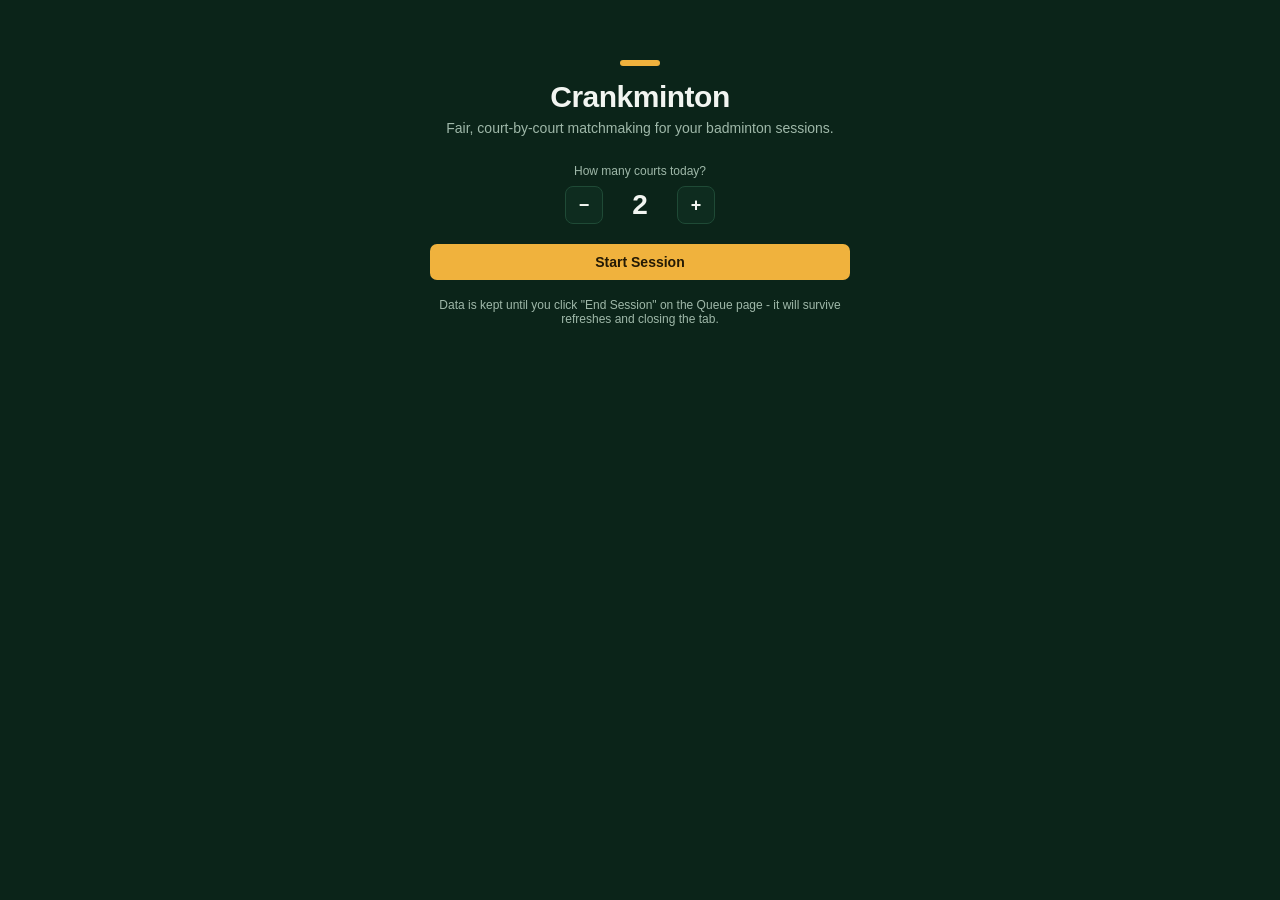
<file: index.html>
<!DOCTYPE html>
<html lang="en">

<head>
  <meta charset="UTF-8" />
  <meta name="viewport" content="width=device-width, initial-scale=1.0" />
  <title>Crankminton</title>
  <link rel="stylesheet" href="style.css" />
</head>

<body>
  <div class="page">
    <div class="wrap start-screen">
      <div class="start-card" id="startCard"><!-- filled by index.js --></div>
    </div>
  </div>
  <script src="js/state.js"></script>
  <script src="js/index.js"></script>
</body>
</html>
</file>
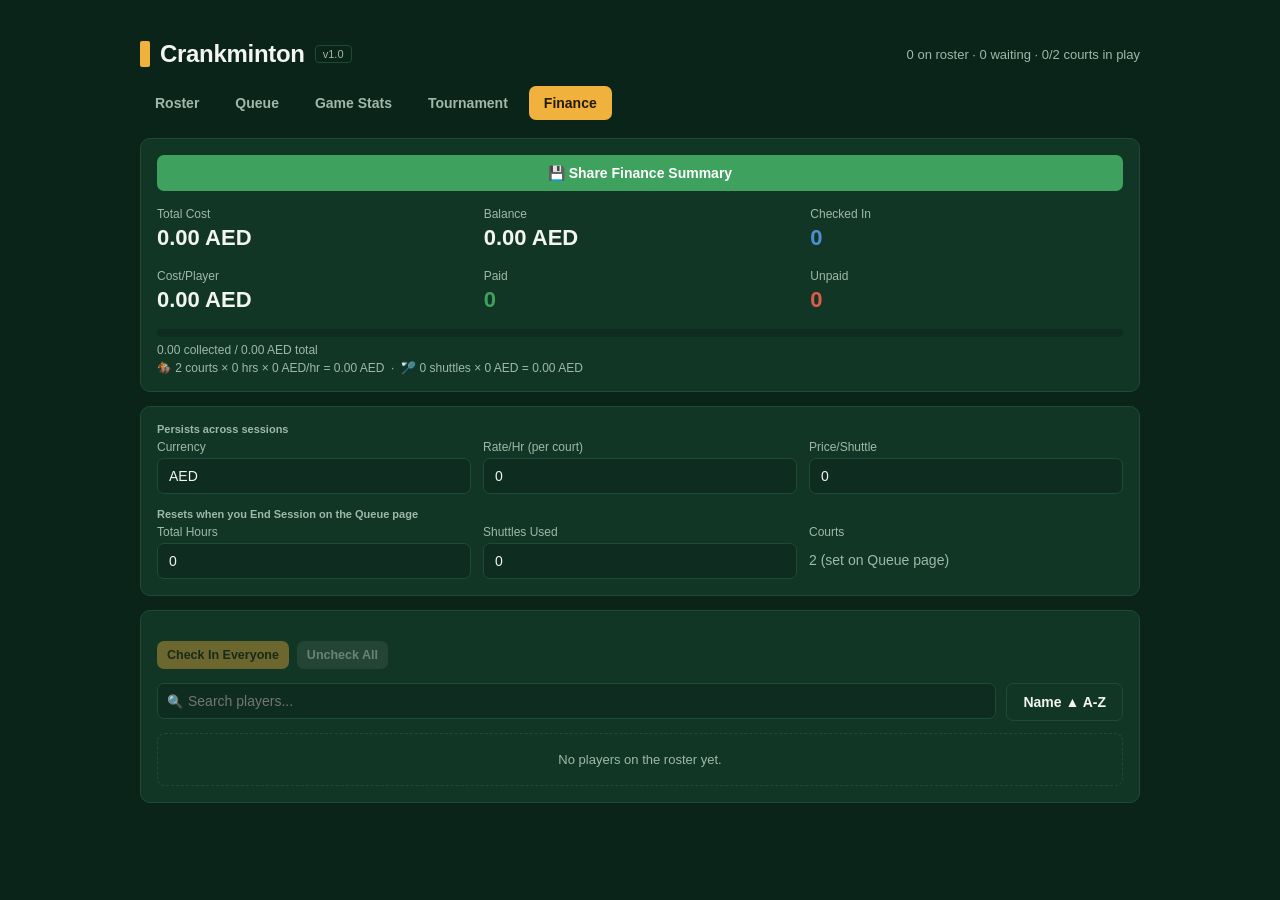
<file: finance.html>
<!doctype html>
<html lang="en">

  <head>
    <meta charset="UTF-8" />
    <meta name="viewport" content="width=device-width, initial-scale=1.0" />
    <title>Crankminton — Finance</title>
    <link rel="stylesheet" href="style.css" />
  </head>
  
  <body>
    <div class="page">
      <div class="wrap" id="app"><!-- filled by finance.js --></div>
    </div>
    <script src="js/state.js"></script>
    <script src="js/finance.js"></script>
  </body>
</html>
</file>
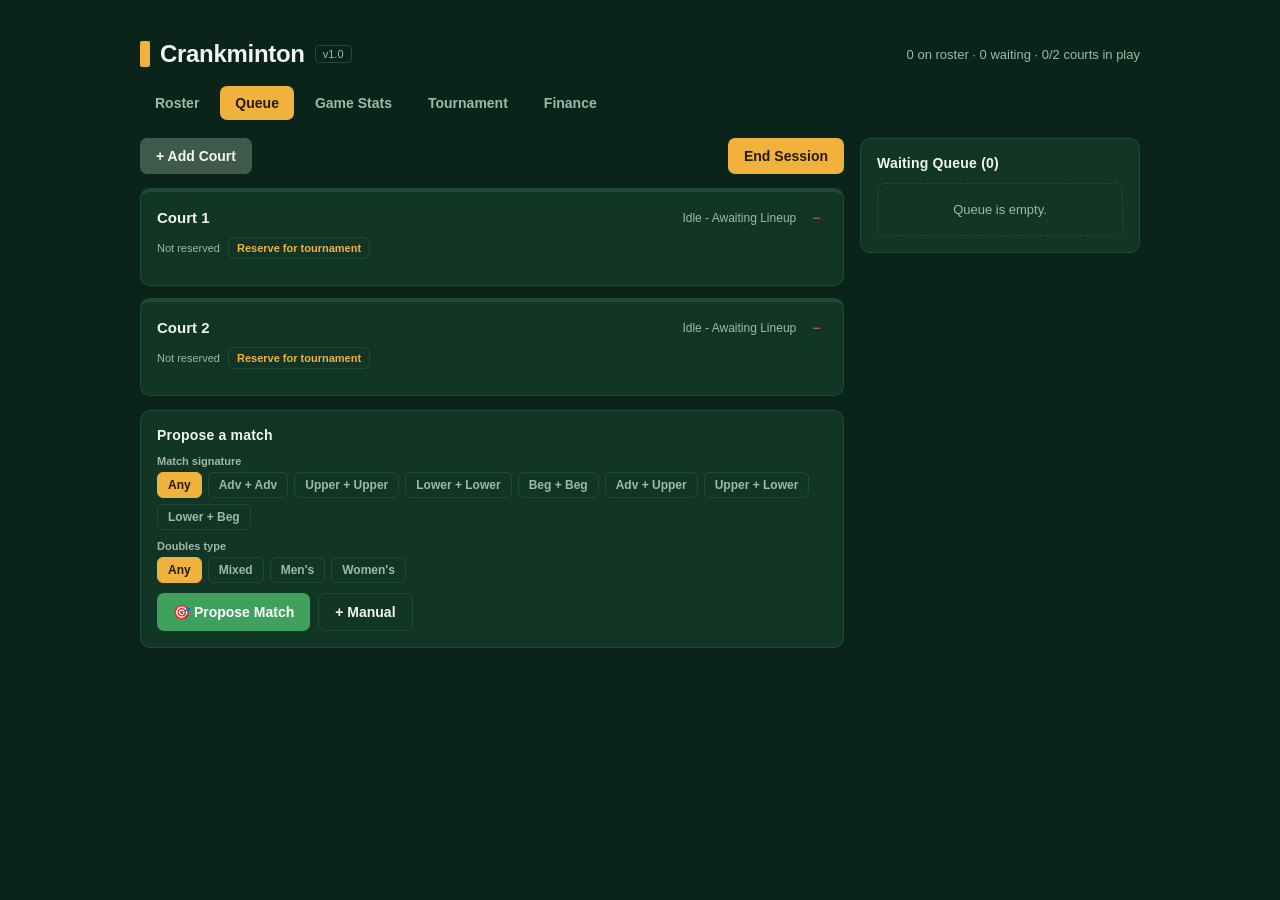
<file: queue.html>
<!doctype html>
<html lang="en">

  <head>
    <meta charset="UTF-8" />
    <meta name="viewport" content="width=device-width, initial-scale=1.0" />
    <title>Crankminton — Queue</title>
    <link rel="stylesheet" href="style.css" />
  </head>
  
  <body>
    <div class="page">
      <div class="wrap" id="app"><!-- filled by queue.js --></div>
    </div>
    <script src="js/state.js"></script>
    <script src="js/queue.js"></script>
  </body>
</html>
</file>
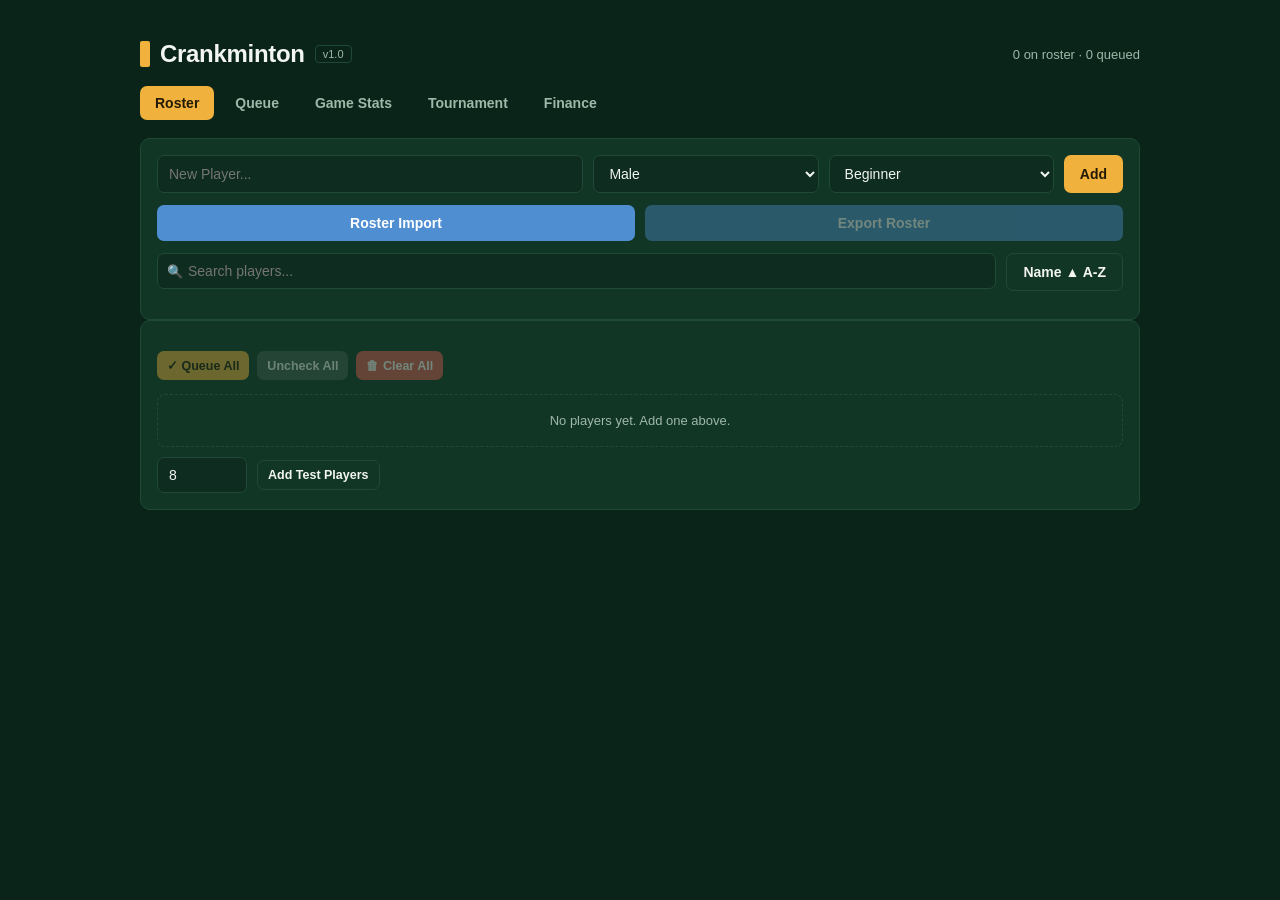
<file: roster.html>
<!doctype html>
<html lang="en">

  <head>
    <meta charset="UTF-8" />
    <meta name="viewport" content="width=device-width, initial-scale=1.0" />
    <title>Crankminton — Roster</title>
    <link rel="stylesheet" href="style.css" />
  </head>

  <body>
    <div class="page">
      <div class="wrap" id="app"><!-- filled by roster.js --></div>
    </div>
    <script src="js/state.js"></script>
    <script src="js/roster.js"></script>
  </body>
</html>
</file>
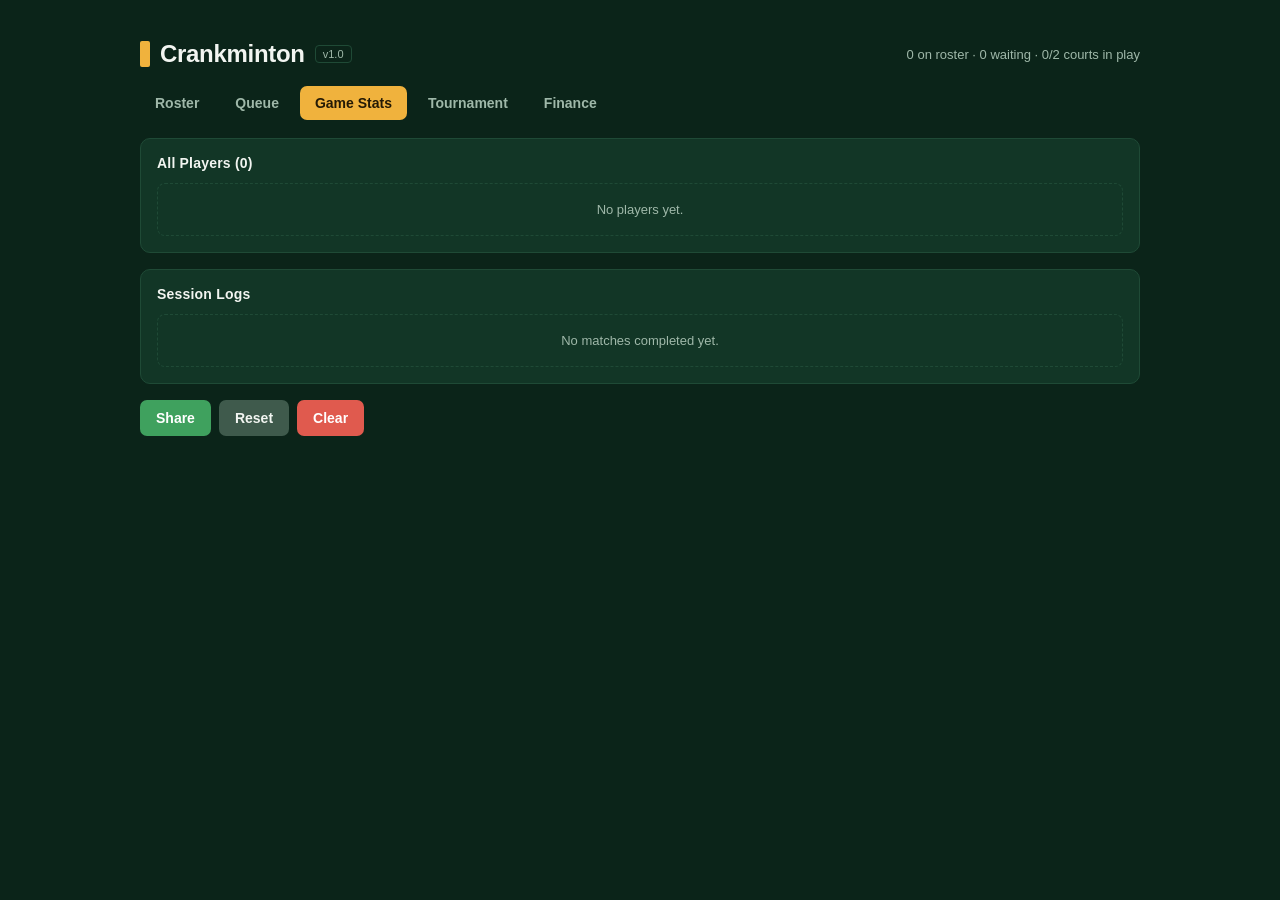
<file: stats.html>
<!doctype html>
<html lang="en">

  <head>
    <meta charset="UTF-8" />
    <meta name="viewport" content="width=device-width, initial-scale=1.0" />
    <title>Crankminton — Game Stats</title>
    <link rel="stylesheet" href="style.css" />
  </head>

  <body>
    <div class="page">
      <div class="wrap" id="app"><!-- filled by stats.js --></div>
    </div>
    <script src="js/state.js"></script>
    <script src="js/stats.js"></script>
  </body>
</html>
</file>
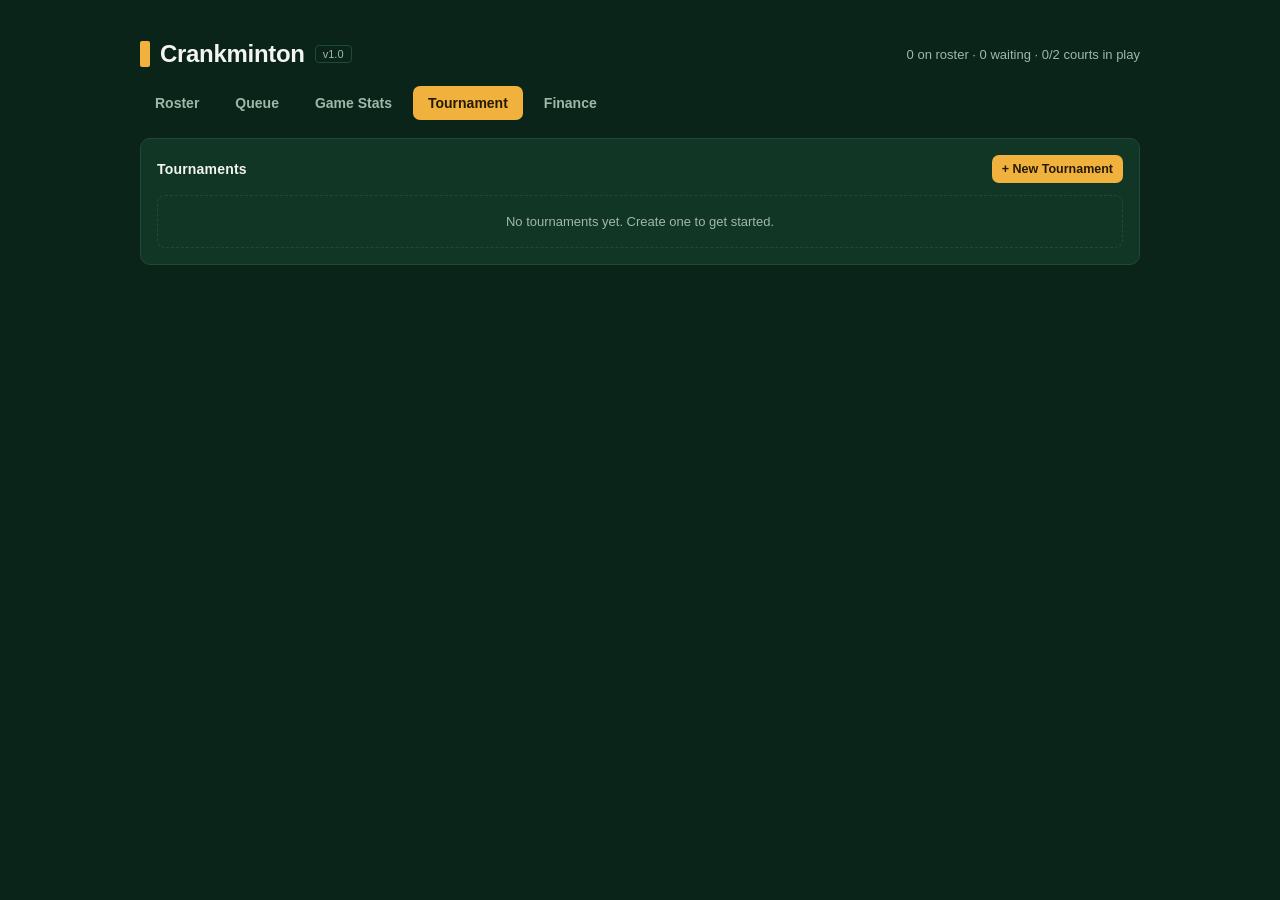
<file: tournament.html>
<!doctype html>
<html lang="en">
  <head>
    <meta charset="UTF-8" />
    <meta name="viewport" content="width=device-width, initial-scale=1.0" />
    <title>Crankminton — Tournament</title>
    <link rel="stylesheet" href="style.css" />
  </head>
  <body>
    <div class="page">
      <div class="wrap" id="app"><!-- filled by tournament.js --></div>
    </div>
    <script src="js/state.js"></script>
    <script src="js/tournament.js"></script>
  </body>
</html>
</file>
<file: style.css>
:root {
  --bg: #0b2419;
  --panel: #123626;
  --panel-alt: #0e2c1f;
  --line: #1f4a36;
  --ink: #f2f5f1;
  --ink-soft: #9fb8a9;
  --amber: #f0b23d;
  --amber-text: #241a05;
  --blue: #4f8fd1;
  --green: #3fa15e;
  --red: #e05a4e;
  --gray: #3f5a4c;
}

* {
  box-sizing: border-box;
}

body {
  margin: 0;
  background: var(--bg);
  color: var(--ink);
  font-family:
    ui-sans-serif,
    -apple-system,
    BlinkMacSystemFont,
    "Segoe UI",
    Roboto,
    sans-serif;
}

#app,
.page {
  padding: 20px;
}

.wrap {
  max-width: 1040px;
  margin: 0 auto;
}

/* header (shared across all pages) */
.header {
  display: flex;
  align-items: center;
  gap: 10px;
  margin-bottom: 18px;
  flex-wrap: wrap;
}
.header .stripe {
  width: 10px;
  height: 26px;
  background: var(--amber);
  border-radius: 2px;
}
.header h1 {
  font-size: 24px;
  font-weight: 800;
  margin: 0;
  letter-spacing: -0.3px;
}
.header .ver {
  font-size: 11px;
  color: var(--ink-soft);
  border: 1px solid var(--line);
  padding: 2px 7px;
  border-radius: 4px;
}
.header .meta {
  margin-left: auto;
  font-size: 13px;
  color: var(--ink-soft);
}

/* nav (shared) */
.nav {
  display: flex;
  gap: 6px;
  margin-bottom: 18px;
}
.nav a {
  display: flex;
  align-items: center;
  gap: 6px;
  text-decoration: none;
  padding: 9px 15px;
  border-radius: 7px;
  font-weight: 700;
  font-size: 14px;
  cursor: pointer;
  background: transparent;
  color: var(--ink-soft);
}
.nav a.active {
  background: var(--amber);
  color: var(--amber-text);
}

/* panel */
.panel {
  background: var(--panel);
  border: 1px solid var(--line);
  border-radius: 10px;
  padding: 16px;
}
.panel-head {
  display: flex;
  justify-content: space-between;
  align-items: center;
  margin-bottom: 12px;
}
.panel-title {
  font-weight: 800;
  font-size: 14px;
  letter-spacing: 0.2px;
}
.panel-sub {
  font-size: 12px;
  color: var(--ink-soft);
}

.empty-note {
  border: 1px dashed var(--line);
  border-radius: 8px;
  padding: 18px;
  color: var(--ink-soft);
  font-size: 13px;
  text-align: center;
}

/* inputs (shared) */
input[type="text"],
input[type="number"],
select,
textarea {
  border: 1px solid var(--line);
  border-radius: 7px;
  padding: 9px 11px;
  font-size: 14px;
  background: var(--panel-alt);
  color: var(--ink);
  outline: none;
  width: 100%;
  font-family: inherit;
}
textarea {
  font-family: monospace;
  font-size: 12px;
}
input[type="checkbox"] {
  width: 16px;
  height: 16px;
}

/* buttons (shared) */
.btn {
  display: inline-flex;
  align-items: center;
  justify-content: center;
  gap: 6px;
  font-size: 14px;
  font-weight: 700;
  padding: 10px 16px;
  border-radius: 7px;
  border: none;
  cursor: pointer;
  color: var(--ink);
  background: var(--gray);
  text-decoration: none;
}
.btn.small {
  font-size: 12.5px;
  padding: 7px 10px;
}
.btn.full {
  width: 100%;
}
.btn:disabled {
  opacity: 0.4;
  cursor: not-allowed;
}
.btn.amber {
  background: var(--amber);
  color: var(--amber-text);
}
.btn.blue {
  background: var(--blue);
  color: #fff;
}
.btn.green {
  background: var(--green);
  color: #fff;
}
.btn.red {
  background: var(--red);
  color: #fff;
}
.btn.gray {
  background: var(--gray);
  color: var(--ink);
}
.btn.outline {
  background: transparent;
  color: var(--ink);
  border: 1px solid var(--line);
}

/* badges / chips (shared) */
.badge {
  font-size: 11px;
  font-weight: 700;
  padding: 3px 7px;
  border-radius: 4px;
  white-space: nowrap;
}
.chip {
  font-size: 12px;
  font-weight: 700;
  padding: 5px 10px;
  border-radius: 6px;
  border: 1px solid var(--line);
  background: transparent;
  color: var(--ink-soft);
  cursor: pointer;
}
.chip.active {
  border-color: var(--amber);
  background: var(--amber);
  color: var(--amber-text);
}

/* ---------- index / start-screen specific ---------- */

.start-screen {
  display: flex;
  justify-content: center;
  padding-top: 40px;
}
.start-card {
  max-width: 420px;
  width: 100%;
  text-align: center;
}
.start-card .stripe {
  width: 40px;
  height: 6px;
  background: var(--amber);
  border-radius: 3px;
  margin: 0 auto 14px;
}
.start-card h1 {
  font-size: 30px;
  font-weight: 800;
  margin: 0 0 6px;
  letter-spacing: -0.5px;
}
.start-card .tagline {
  color: var(--ink-soft);
  font-size: 14px;
  margin-bottom: 28px;
}
.court-count-row {
  display: flex;
  align-items: center;
  justify-content: center;
  gap: 14px;
  margin-bottom: 20px;
}
.court-count-row button {
  width: 38px;
  height: 38px;
  border-radius: 8px;
  border: 1px solid var(--line);
  background: var(--panel-alt);
  color: var(--ink);
  font-size: 18px;
  font-weight: 800;
  cursor: pointer;
}
.court-count-row .count {
  font-size: 28px;
  font-weight: 800;
  min-width: 46px;
}
.court-count-label {
  font-size: 12px;
  color: var(--ink-soft);
  margin-bottom: 8px;
}
.resume-summary {
  font-size: 13px;
  color: var(--ink-soft);
  margin-bottom: 16px;
  text-align: left;
  background: var(--panel-alt);
  border-radius: 8px;
  padding: 12px;
}
.persist-note {
  font-size: 12px;
  color: var(--ink-soft);
  margin-top: 18px;
}
.start-divider {
  display: flex;
  align-items: center;
  gap: 10px;
  color: var(--ink-soft);
  font-size: 12px;
  margin: 18px 0;
}
.start-divider::before,
.start-divider::after {
  content: "";
  flex: 1;
  height: 1px;
  background: var(--line);
}

/* ---------- roster page ---------- */

.roster-toolbar {
  display: flex;
  gap: 10px;
  margin-bottom: 12px;
  flex-wrap: wrap;
}
.roster-toolbar input[type="text"] {
  flex: 2;
  min-width: 160px;
}
.roster-toolbar select {
  flex: 1;
  min-width: 130px;
}
.roster-toolbar .btn {
  flex: 0 0 auto;
}

.import-export-row {
  display: flex;
  gap: 10px;
  margin-bottom: 12px;
}
.import-export-row .btn {
  flex: 1;
}
.import-export-panel {
  margin-bottom: 12px;
}
.import-export-panel textarea {
  min-height: 90px;
  margin-bottom: 8px;
}

.search-sort-row {
  display: flex;
  gap: 10px;
  margin-bottom: 12px;
  flex-wrap: wrap;
}
.search-wrap {
  position: relative;
  flex: 1;
  min-width: 0;
}
.search-wrap input {
  padding-left: 30px;
}
.search-icon {
  position: absolute;
  left: 10px;
  top: 11px;
  color: var(--ink-soft);
  font-size: 13px;
}

.player-row {
  background: var(--panel-alt);
  border: 1px solid var(--line);
  border-radius: 8px;
  padding: 12px 14px;
  margin-bottom: 8px;
}
.player-row-top {
  display: flex;
  align-items: center;
  gap: 10px;
  flex-wrap: wrap;
}
.player-row .name {
  font-weight: 800;
  font-size: 15px;
}
.player-row .icon-btn {
  border: none;
  background: transparent;
  cursor: pointer;
  font-size: 14px;
  padding: 3px;
}
.player-row .icon-btn.edit {
  color: var(--amber);
}
.player-row .icon-btn.del {
  color: var(--red);
}
.player-row-bottom {
  display: flex;
  align-items: center;
  gap: 10px;
  margin-top: 8px;
  flex-wrap: wrap;
}
.player-row-bottom select {
  width: auto;
  min-width: 160px;
  padding: 6px 9px;
  font-size: 13px;
}
.queue-toggle {
  display: flex;
  align-items: center;
  gap: 6px;
  font-size: 13px;
  font-weight: 700;
  margin-left: auto;
}
.player-edit-row {
  display: flex;
  gap: 8px;
  flex-wrap: wrap;
  align-items: center;
}
.player-edit-row input,
.player-edit-row select {
  width: auto;
  min-width: 120px;
}

.gender-badge {
  font-size: 11px;
  font-weight: 800;
  padding: 3px 7px;
  border-radius: 4px;
  color: #fff;
}
.gender-badge.M {
  background: var(--blue);
}
.gender-badge.F {
  background: #c9679c;
}

.bulk-actions {
  display: flex;
  gap: 8px;
  margin: 14px 0;
  flex-wrap: wrap;
}

.test-players-row {
  display: flex;
  gap: 10px;
  align-items: center;
  margin-top: 10px;
}
.test-players-row input {
  width: 90px;
  flex: none;
}
.test-players-row .btn {
  flex: none;
}

/* ---------- queue page ---------- */

.queue-grid {
  display: grid;
  grid-template-columns: 1fr 280px;
  gap: 16px;
}
.queue-top {
  display: flex;
  gap: 8px;
  margin-bottom: 14px;
}
.courts-list {
  display: flex;
  flex-direction: column;
  gap: 12px;
}
.court-card {
  background: var(--panel);
  border: 1px solid var(--line);
  border-radius: 10px;
  padding: 16px;
  border-top: 4px solid var(--line);
}
.court-head {
  display: flex;
  justify-content: space-between;
  align-items: center;
  margin-bottom: 10px;
}
.court-head .name {
  font-weight: 800;
  font-size: 15px;
}
.court-head .status {
  font-size: 12px;
  color: var(--ink-soft);
}
.court-head .rm {
  border: none;
  background: transparent;
  color: var(--red);
  cursor: pointer;
  font-size: 15px;
}
.court-timer {
  font-size: 12px;
  font-weight: 700;
  color: var(--amber);
}

.filter-label {
  font-size: 11px;
  font-weight: 700;
  color: var(--ink-soft);
  margin-bottom: 5px;
}
.chip-row {
  display: flex;
  gap: 6px;
  flex-wrap: wrap;
  margin-bottom: 10px;
}
.court-hint {
  font-size: 11px;
  color: var(--ink-soft);
  margin-top: 6px;
}
.court-actions {
  display: flex;
  gap: 8px;
  margin-top: 10px;
}

.match-vs-row {
  display: flex;
  align-items: flex-start;
  gap: 8px;
}
.team-box {
  flex: 1;
  min-width: 200px;
  background: var(--panel-alt);
  border-radius: 7px;
  padding: 10px;
}
.team-box .label {
  font-size: 11px;
  font-weight: 700;
  color: var(--ink-soft);
  margin-bottom: 6px;
}
.team-box .player-line {
  display: flex;
  align-items: center;
  gap: 6px;
  font-size: 14px;
  font-weight: 600;
  padding: 3px 0;
  flex-wrap: wrap;
}
.team-box select {
  margin-bottom: 4px;
  padding: 6px 8px;
  font-size: 13px;
}
.vs-col {
  display: flex;
  flex-direction: column;
  align-items: center;
  gap: 6px;
  padding-top: 6px;
}
.vs-label {
  font-weight: 800;
  color: var(--ink-soft);
  font-size: 12px;
}
.edit-toggle {
  border: none;
  background: var(--panel);
  border: 1px solid var(--line);
  color: var(--amber);
  border-radius: 6px;
  padding: 4px 8px;
  font-size: 11px;
  font-weight: 700;
  cursor: pointer;
}

.waiting-item {
  background: var(--panel-alt);
  border-radius: 6px;
  padding: 8px 9px;
  margin-bottom: 6px;
}
.waiting-item.resting {
  opacity: 0.55;
}
.waiting-item.up-next {
  border: 1px solid var(--amber);
}
.waiting-item-top {
  display: flex;
  align-items: center;
  gap: 6px;
  flex-wrap: wrap;
  font-size: 13px;
}
.waiting-item-top .g {
  color: var(--ink-soft);
  font-size: 12px;
  margin-left: auto;
}
.waiting-item-actions {
  display: flex;
  gap: 6px;
  margin-top: 6px;
  flex-wrap: wrap;
}
.waiting-item-actions button {
  font-size: 11px;
  padding: 4px 7px;
  border-radius: 5px;
  border: 1px solid var(--line);
  background: transparent;
  color: var(--ink-soft);
  cursor: pointer;
}
.pair-tag {
  font-size: 11px;
  color: var(--amber);
  margin-top: 4px;
  display: flex;
  align-items: center;
  gap: 6px;
}
.pair-tag.up-next {
  color: var(--amber);
  font-weight: 700;
}
.pair-picker {
  display: flex;
  gap: 6px;
  margin-top: 6px;
}
.pair-picker select {
  font-size: 12px;
  padding: 5px 7px;
}
.flag-row {
  display: flex;
  gap: 6px;
  margin-top: 4px;
  flex-wrap: wrap;
}
.flag-tag {
  font-size: 10.5px;
  font-weight: 700;
  padding: 2px 6px;
  border-radius: 4px;
}
.flag-tag.behind {
  background: rgba(224, 90, 78, 0.18);
  color: var(--red);
}
.flag-tag.waiting {
  background: rgba(240, 178, 61, 0.18);
  color: var(--amber);
}

/* ---------- stats page ---------- */

.stats-stack {
  display: flex;
  flex-direction: column;
  gap: 16px;
}

.stats-table-head,
.stats-row {
  display: grid;
  grid-template-columns: 40px 1fr 70px 60px 60px 70px;
  align-items: center;
}
.stats-table-head {
  font-size: 11px;
  font-weight: 700;
  color: var(--ink-soft);
  padding: 0 8px 8px;
}
.stats-row {
  font-size: 14px;
  padding: 8px;
  border-top: 1px solid var(--line);
}
.stats-row .rank {
  color: var(--ink-soft);
  font-weight: 700;
}
.stats-row .pname {
  font-weight: 700;
  display: flex;
  align-items: center;
  gap: 6px;
  flex-wrap: wrap;
}
.stats-row .winrate {
  font-weight: 700;
  color: var(--amber);
}

.stats-scroll {
  max-height: 520px;
  overflow-y: auto;
}

.log-item {
  font-size: 13px;
  background: var(--panel-alt);
  border-radius: 6px;
  padding: 7px 10px;
  margin-bottom: 6px;
}
.log-time {
  color: var(--ink-soft);
  font-size: 11px;
}

.stats-buttons {
  display: flex;
  gap: 8px;
}

/* ---------- manual/custom pairing slot rows (Queue + Tournament) ---------- */

.manual-slots-grid {
  display: grid;
  grid-template-columns: 1fr 1fr;
  gap: 8px;
}
.manual-slot-row {
  display: flex;
  gap: 6px;
  align-items: center;
}
.manual-slot-filter {
  flex: 0 0 84px;
}
.custom-team-row {
  display: flex;
  gap: 8px;
  align-items: center;
  flex-wrap: wrap;
}
.custom-team-row .manual-slot-row {
  flex: 1;
  min-width: 200px;
}

/* ---------- stats table horizontal-scroll wrapper ---------- */

.stats-scroll-x {
  overflow-x: auto;
}
.stats-table-inner {
  min-width: 480px;
}

/* =========================================================
   MOBILE / RESPONSIVE
   Every existing page (index, roster, queue, stats,
   tournament) was originally laid out assuming a laptop-
   width screen. These rules retrofit all of them so the
   admin can run a session entirely from a phone.
   ========================================================= */

@media (max-width: 860px) {
  .roster-grid {
    grid-template-columns: 1fr;
  }
  .queue-grid {
    grid-template-columns: 1fr;
  }
}

@media (max-width: 700px) {
  #app,
  .page {
    padding: 12px;
  }
  .header h1 {
    font-size: 20px;
  }
  .header .meta {
    font-size: 12px;
    margin-left: 0;
    width: 100%;
  }
  .nav {
    flex-wrap: wrap;
  }
  .nav a {
    padding: 8px 12px;
    font-size: 13px;
  }

  .panel {
    padding: 12px;
  }

  .roster-toolbar input[type="text"],
  .roster-toolbar select,
  .roster-toolbar .btn {
    flex: 1 1 100%;
  }

  .manual-slots-grid {
    grid-template-columns: 1fr;
  }
  .custom-team-row {
    flex-direction: column;
    align-items: stretch;
  }
  .custom-team-row .manual-slot-row {
    min-width: 0;
  }
  .custom-team-row .btn {
    width: 100%;
  }

  .match-vs-row {
    flex-direction: column;
  }
  .match-vs-row .team-box {
    min-width: 0;
    width: 100%;
  }
  .vs-col {
    flex-direction: row;
    justify-content: center;
    gap: 10px;
    padding: 4px 0;
  }

  .stats-table-inner {
    min-width: 420px;
  }

  .start-card {
    max-width: 100%;
  }
}

@media (max-width: 480px) {
  .header {
    gap: 8px;
  }
  .header .ver {
    display: none;
  }
  .btn {
    padding: 9px 12px;
    font-size: 13px;
  }
  .btn.small {
    padding: 6px 9px;
    font-size: 12px;
  }
  .chip {
    padding: 5px 8px;
    font-size: 11px;
  }
  .court-count-row .count {
    font-size: 24px;
  }

  .import-export-row {
    flex-direction: column;
  }
  .search-sort-row .btn {
    width: 100%;
  }
}

/* ---------- tournament: standings + fixtures (Phase 2) ---------- */

.standings-head,
.standings-row {
  display: grid;
  grid-template-columns: 28px 1fr 36px 36px 36px 56px;
  align-items: center;
  gap: 4px;
  padding: 6px 8px;
  font-size: 13px;
}
.standings-head {
  font-weight: 700;
  color: var(--ink-soft);
  font-size: 11px;
}
.standings-row {
  border-top: 1px solid var(--line);
}
.standings-row.advancing {
  background: rgba(63, 161, 94, 0.14);
}
.standings-row .pname {
  font-weight: 600;
}

.fixture-row {
  display: flex;
  align-items: center;
  gap: 8px;
  background: var(--panel-alt);
  border-radius: 6px;
  padding: 8px 10px;
  flex-wrap: wrap;
  font-size: 13px;
}
.fixture-team {
  flex: 1;
  min-width: 110px;
}
.fixture-team.won {
  font-weight: 800;
  color: var(--green);
}
.fixture-score {
  font-weight: 700;
  min-width: 20px;
  text-align: center;
}

/* ---------- court reservations (Phase 3) ---------- */

.reservation-line {
  display: flex;
  align-items: center;
  gap: 8px;
  margin-bottom: 10px;
  flex-wrap: wrap;
}
.reservation-line select {
  width: auto;
  min-width: 180px;
}

/* ---------- tournament: bracket visualization (Phase 4) ---------- */

.bracket-scroll {
  overflow-x: auto;
  padding-bottom: 8px;
}
.bracket-tree {
  display: flex;
  align-items: stretch;
  gap: 28px;
  min-width: max-content;
}
.bracket-round {
  display: flex;
  flex-direction: column;
  justify-content: space-around;
  min-width: 240px;
  gap: 14px;
}
.bracket-round-label {
  font-size: 11px;
  font-weight: 700;
  color: var(--ink-soft);
  text-align: center;
  text-transform: uppercase;
  letter-spacing: 0.4px;
}

/* .bracket-match is a positioning wrapper only - the actual card look
   (background, padding, radius) stays on the reused .fixture-row inside it,
   so scored/bye/TBD matches all render as the same visual card. */
.bracket-match {
  position: relative;
}
.bracket-match .fixture-row {
  flex-wrap: wrap;
}
.bracket-match::after {
  content: "";
  position: absolute;
  top: 50%;
  right: -28px;
  width: 28px;
  height: 1px;
  background: var(--line);
}
.bracket-match.final-round::after {
  display: none;
}

.bracket-champion-banner {
  text-align: center;
  font-weight: 800;
  font-size: 15px;
  color: var(--amber);
  background: var(--panel-alt);
  border-radius: 8px;
  padding: 10px;
  margin-bottom: 12px;
}

@media (max-width: 700px) {
  .bracket-round {
    min-width: 200px;
  }
  .bracket-match::after {
    right: -18px;
    width: 18px;
  }
  .bracket-tree {
    gap: 18px;
  }
}

/* ---------- finance page ---------- */

.finance-stats-grid {
  display: grid;
  grid-template-columns: repeat(3, 1fr);
  gap: 18px 14px;
}
.finance-stat-label {
  font-size: 12px;
  color: var(--ink-soft);
  margin-bottom: 4px;
}
.finance-stat-value {
  font-size: 22px;
  font-weight: 800;
}

.finance-progress-track {
  height: 8px;
  background: var(--panel-alt);
  border-radius: 4px;
  overflow: hidden;
}
.finance-progress-fill {
  height: 100%;
  background: var(--green);
  border-radius: 4px;
}

.finance-settings-grid {
  display: grid;
  grid-template-columns: repeat(3, 1fr);
  gap: 12px;
}

@media (max-width: 700px) {
  .finance-stats-grid {
    grid-template-columns: repeat(2, 1fr);
  }
  .finance-settings-grid {
    grid-template-columns: 1fr;
  }
}
</file>
